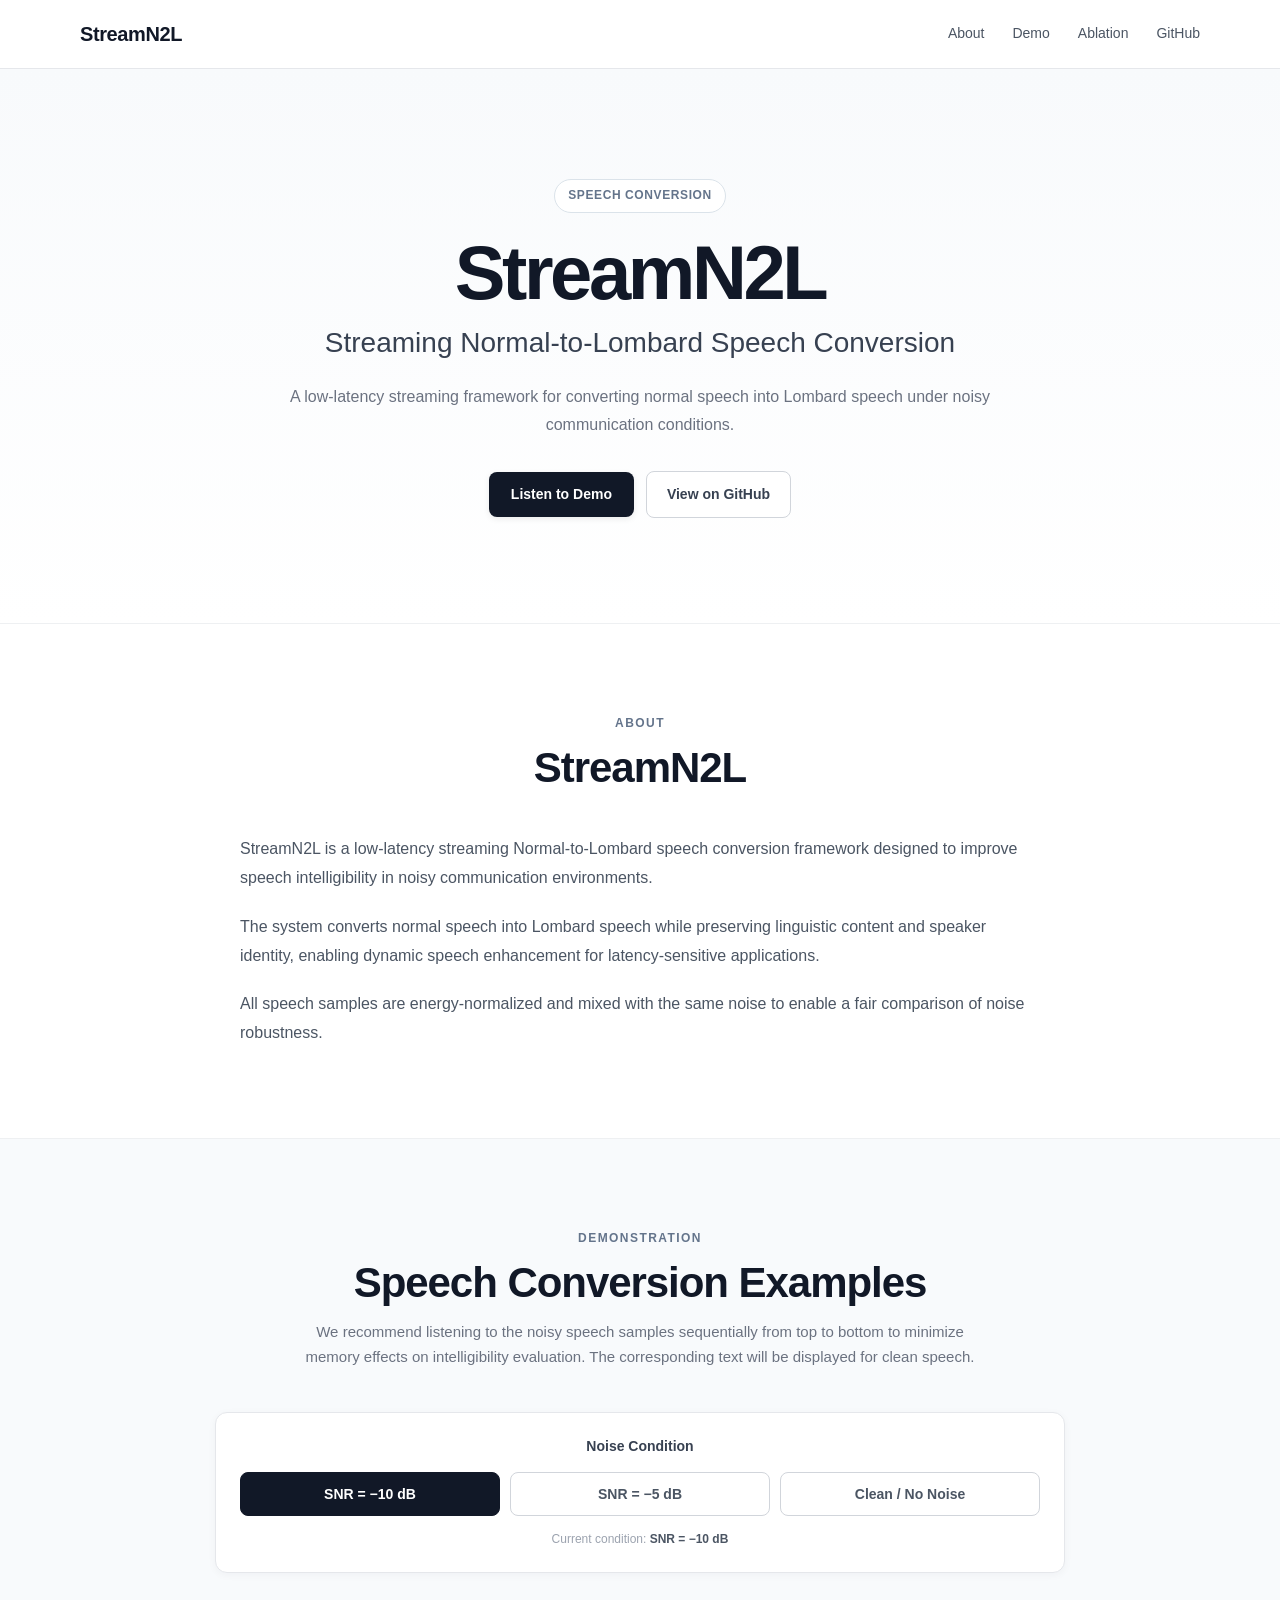
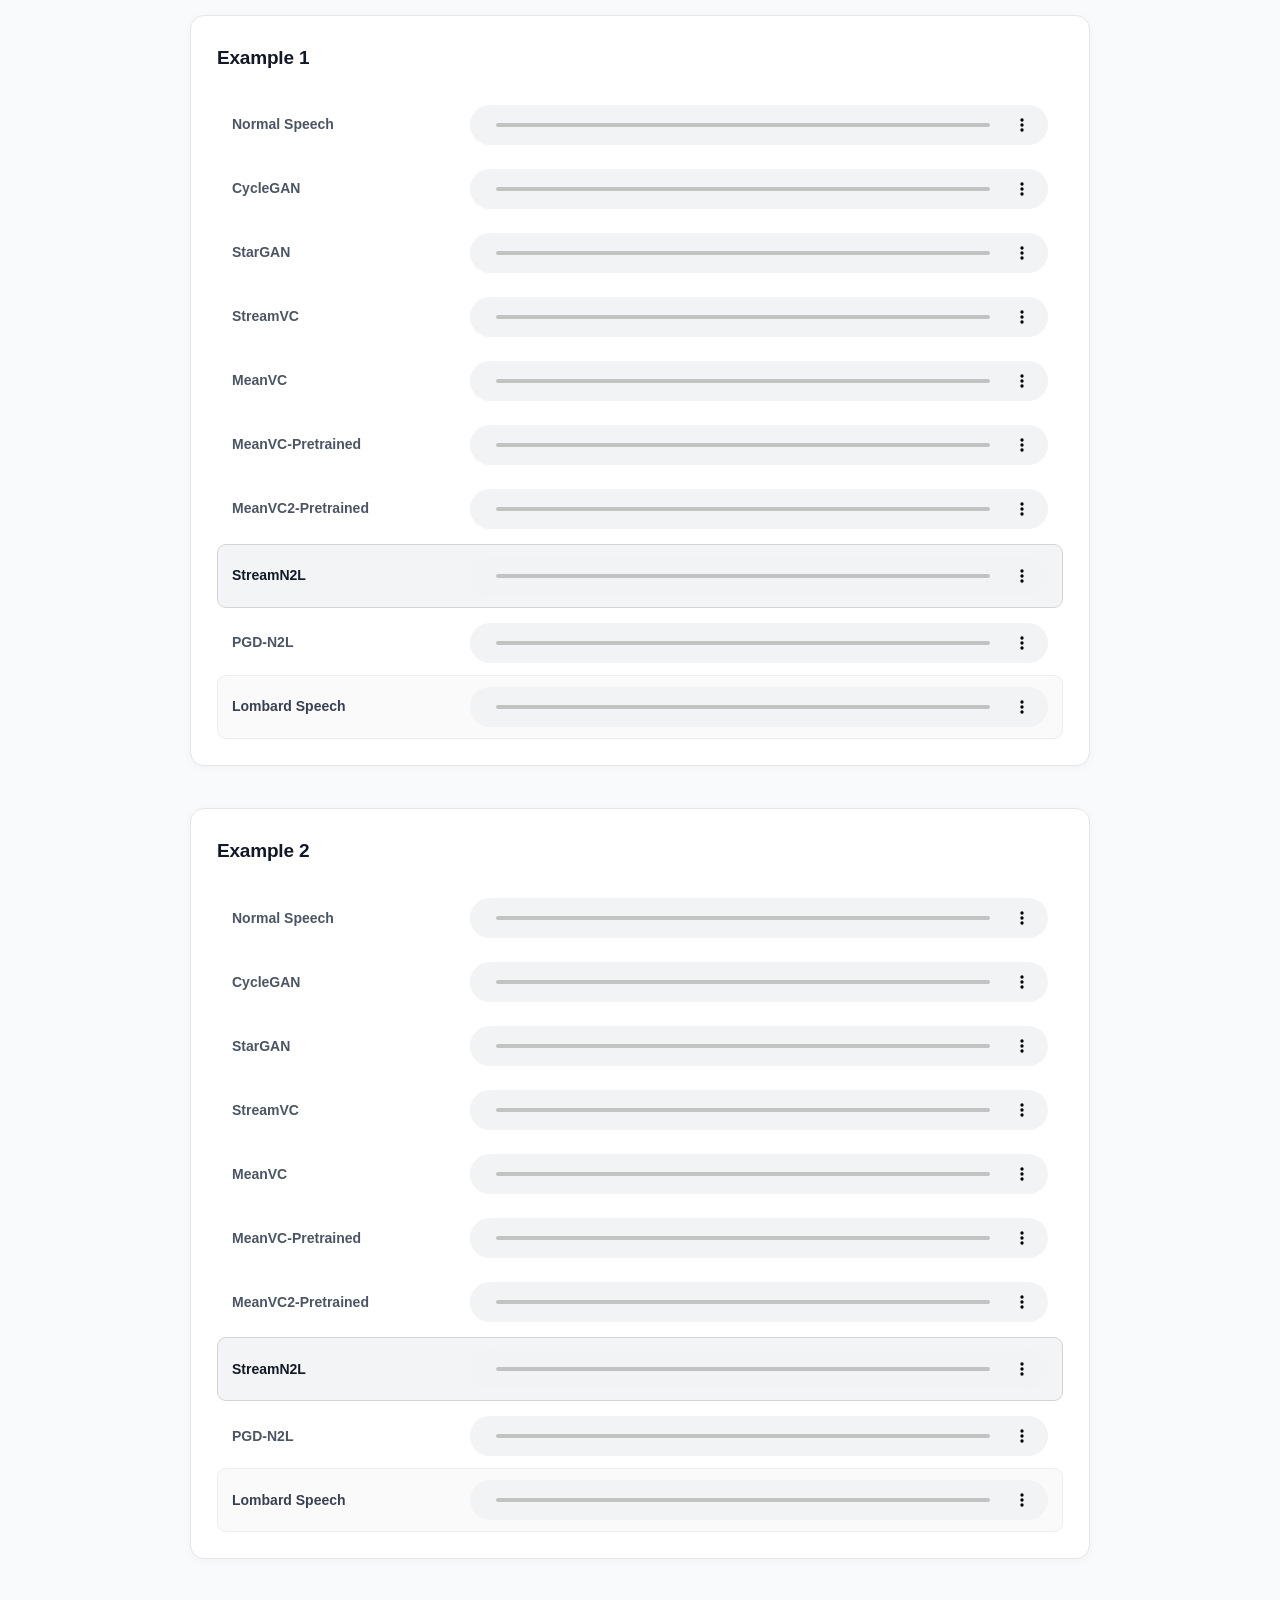
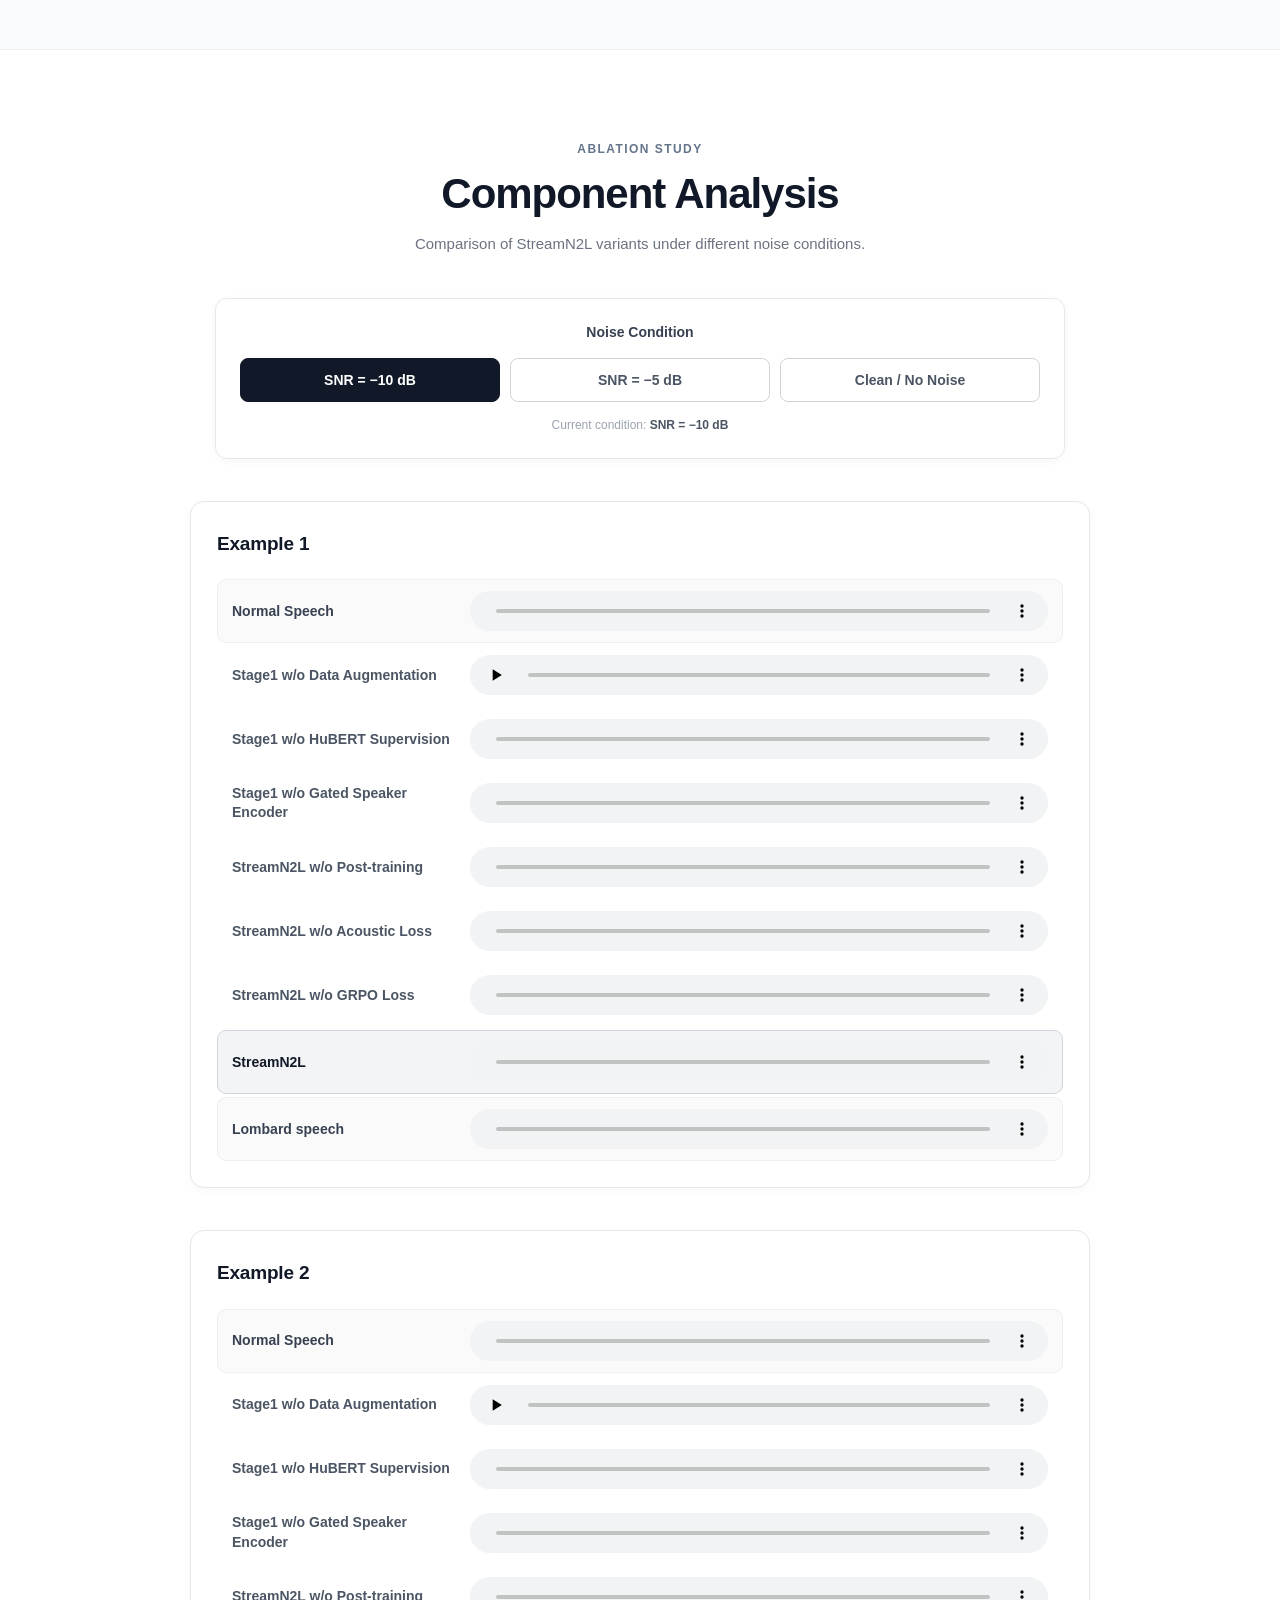
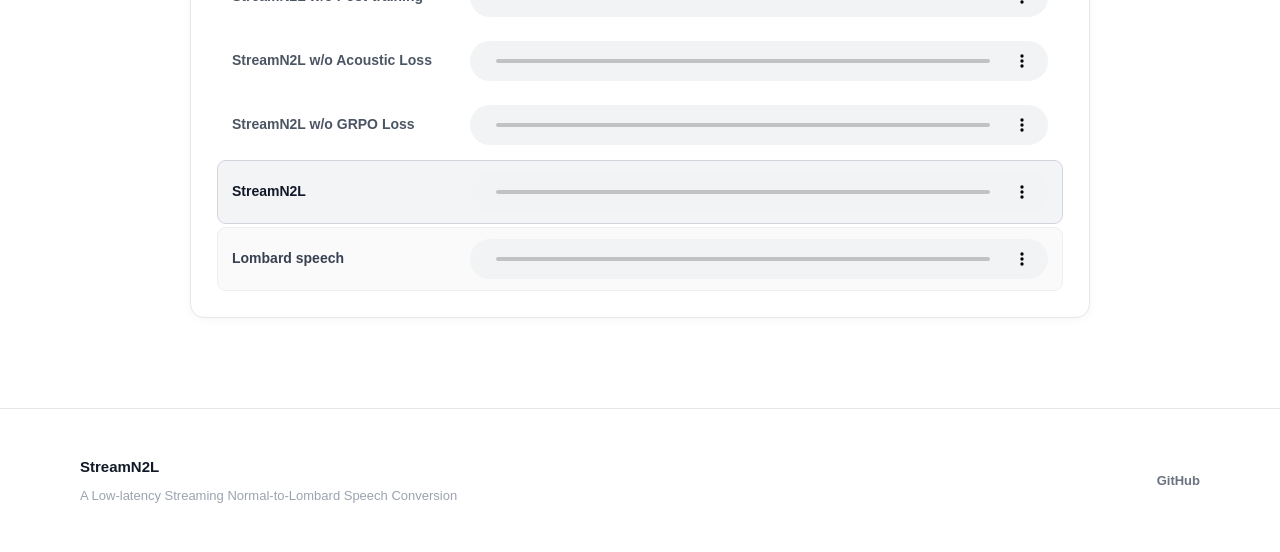
<file: demo/index.html>
<!DOCTYPE html>
<html lang="en">

<head>
    <meta charset="UTF-8">

    <meta
        name="viewport"
        content="width=device-width, initial-scale=1.0"
    >

    <meta
        name="description"
        content="StreamN2L: A Low-latency Streaming Normal-to-Lombard Speech Conversion"
    >

    <title>StreamN2L | Streaming Normal-to-Lombard Speech Conversion</title>

    <link
        rel="stylesheet"
        href="style.css"
    >
</head>


<body>

    <!-- ======================================================
         Navigation
         ====================================================== -->

    <nav class="navbar">

        <div class="nav-container">

            <a
                href="#top"
                class="nav-logo"
            >
                StreamN2L
            </a>


            <div class="nav-links">

                <a href="#about">
                    About
                </a>

                <a href="#demo">
                    Demo
                </a>

                <a href="#ablation">
                    Ablation
                </a>

                <a
                    href="https://github.com/WhiteChy/StreamN2L"
                    target="_blank"
                    rel="noopener noreferrer"
                >
                    GitHub
                </a>

            </div>

        </div>

    </nav>


    <!-- ======================================================
         Hero
         ====================================================== -->

    <header
        id="top"
        class="hero"
    >

        <div class="container hero-content">

            <div class="hero-badge">
                Speech Conversion
            </div>


            <h1>
                StreamN2L
            </h1>


            <p class="hero-subtitle">
                Streaming Normal-to-Lombard Speech Conversion
            </p>


            <p class="hero-description">
                A low-latency streaming framework for converting
                normal speech into Lombard speech under noisy
                communication conditions.
            </p>


            <div class="hero-buttons">

                <a
                    href="#demo"
                    class="btn btn-primary"
                >
                    Listen to Demo
                </a>


                <a
                    href="https://github.com/WhiteChy/StreamN2L"
                    target="_blank"
                    rel="noopener noreferrer"
                    class="btn btn-secondary"
                >
                    View on GitHub
                </a>

            </div>

        </div>

    </header>


    <!-- ======================================================
         Main content
         ====================================================== -->

    <main>


        <!-- ==================================================
             About
             ================================================== -->

        <section
            id="about"
            class="section"
        >

            <div class="container">

                <div class="section-header">

                    <span class="section-label">
                        About
                    </span>

                    <h2>
                        StreamN2L
                    </h2>

                </div>


                <div class="about-content">

                    <p>
                        StreamN2L is a low-latency streaming
                        Normal-to-Lombard speech conversion
                        framework designed to improve speech
                        intelligibility in noisy communication
                        environments.
                    </p>


                    <p>
                        The system converts normal speech into
                        Lombard speech while preserving linguistic
                        content and speaker identity, enabling
                        dynamic speech enhancement for
                        latency-sensitive applications.
                    </p>


                    <p>
                        All speech samples are energy-normalized
                        and mixed with the same noise to enable a
                        fair comparison of noise robustness.
                    </p>

                </div>

            </div>

        </section>


        <!-- ==================================================
             Main Demo
             ================================================== -->

        <section
            id="demo"
            class="section section-alt"
        >

            <div class="container">

                <div class="section-header">

                    <span class="section-label">
                        Demonstration
                    </span>

                    <h2>
                        Speech Conversion Examples
                    </h2>

                    <p>
                        We recommend listening to the noisy speech
                        samples sequentially from top to bottom to
                        minimize memory effects on intelligibility
                        evaluation. The corresponding text will be
                        displayed for clean speech.
                    </p>

                </div>


                <!-- ==========================================
                     Main SNR selector
                     ========================================== -->

                <div class="snr-control">

                    <div class="snr-title">
                        Noise Condition
                    </div>


                    <div class="snr-selector">

                        <button
                            type="button"
                            class="snr-btn active"
                            data-snr="-10"
                        >
                            SNR = −10 dB
                        </button>


                        <button
                            type="button"
                            class="snr-btn"
                            data-snr="-5"
                        >
                            SNR = −5 dB
                        </button>


                        <button
                            type="button"
                            class="snr-btn"
                            data-snr="clean"
                        >
                            Clean / No Noise
                        </button>

                    </div>


                    <div class="snr-current">
                        Current condition:
                        <span id="current-snr">
                            SNR = −10 dB
                        </span>
                    </div>

                </div>


                <!-- ==========================================
                     Main examples
                     ========================================== -->

                <div
                    id="examples-container"
                    class="examples-container"
                >
                    <!-- Generated by script.js -->
                </div>

            </div>

        </section>


        <!-- ==================================================
             Ablation Study
             ================================================== -->

        <section
            id="ablation"
            class="section"
        >

            <div class="container">

                <div class="section-header">

                    <span class="section-label">
                        Ablation Study
                    </span>

                    <h2>
                        Component Analysis
                    </h2>

                    <p>
                        Comparison of StreamN2L variants under
                        different noise conditions.
                    </p>

                </div>


                <!-- ==========================================
                     Ablation SNR selector
                     ========================================== -->

                <div class="snr-control">

                    <div class="snr-title">
                        Noise Condition
                    </div>


                    <div class="snr-selector">

                        <button
                            type="button"
                            class="snr-btn active"
                            data-ablation-snr="-10"
                        >
                            SNR = −10 dB
                        </button>


                        <button
                            type="button"
                            class="snr-btn"
                            data-ablation-snr="-5"
                        >
                            SNR = −5 dB
                        </button>


                        <button
                            type="button"
                            class="snr-btn"
                            data-ablation-snr="clean"
                        >
                            Clean / No Noise
                        </button>

                    </div>


                    <div class="snr-current">
                        Current condition:
                        <span id="current-ablation-snr">
                            SNR = −10 dB
                        </span>
                    </div>

                </div>


                <!-- ==========================================
                     Ablation examples
                     ========================================== -->

                <div
                    id="ablation-container"
                    class="examples-container"
                >
                    <!-- Generated by script.js -->
                </div>

            </div>

        </section>


    </main>


    <!-- ======================================================
         Footer
         ====================================================== -->

    <footer class="footer">

        <div class="container footer-content">

            <div>

                <strong>
                    StreamN2L
                </strong>

                <p>
                    A Low-latency Streaming
                    Normal-to-Lombard Speech Conversion
                </p>

            </div>


            <div class="footer-links">

                <a
                    href="https://github.com/WhiteChy/StreamN2L"
                    target="_blank"
                    rel="noopener noreferrer"
                >
                    GitHub
                </a>

            </div>

        </div>

    </footer>


    <!-- ======================================================
         JavaScript
         ====================================================== -->

    <script src="script.js"></script>

</body>

</html>
</file>
<file: demo/style.css>
/* ============================================================
   StreamN2L Demo
   ============================================================ */


/* ============================================================
   Global
   ============================================================ */

* {
    box-sizing: border-box;
    margin: 0;
    padding: 0;
}

html {
    scroll-behavior: smooth;
}

body {
    font-family:
        -apple-system,
        BlinkMacSystemFont,
        "Segoe UI",
        Roboto,
        Helvetica,
        Arial,
        sans-serif;

    color: #1f2937;
    background: #ffffff;

    line-height: 1.65;
}

a {
    color: inherit;
    text-decoration: none;
}

button,
audio {
    font-family: inherit;
}


/* ============================================================
   Container
   ============================================================ */

.container {
    width: min(1120px, calc(100% - 40px));
    margin: 0 auto;
}


/* ============================================================
   Navigation
   ============================================================ */

.navbar {
    position: sticky;
    top: 0;
    z-index: 1000;

    width: 100%;

    background: rgba(255, 255, 255, 0.94);

    border-bottom: 1px solid #e5e7eb;

    backdrop-filter: blur(12px);
    -webkit-backdrop-filter: blur(12px);
}

.nav-container {
    width: min(1120px, calc(100% - 40px));
    height: 68px;

    margin: 0 auto;

    display: flex;
    align-items: center;
    justify-content: space-between;
}

.nav-logo {
    font-size: 20px;
    font-weight: 750;
    letter-spacing: -0.02em;

    color: #111827;
}

.nav-links {
    display: flex;
    align-items: center;
    gap: 28px;
}

.nav-links a {
    font-size: 14px;
    font-weight: 500;

    color: #4b5563;

    transition:
        color 0.2s ease,
        opacity 0.2s ease;
}

.nav-links a:hover {
    color: #111827;
}


/* ============================================================
   Hero
   ============================================================ */

.hero {
    padding: 110px 0 105px;

    background:
        linear-gradient(
            180deg,
            #f8fafc 0%,
            #ffffff 100%
        );

    border-bottom: 1px solid #eef0f2;
}

.hero-content {
    text-align: center;
}

.hero-badge {
    display: inline-block;

    margin-bottom: 20px;
    padding: 6px 13px;

    border: 1px solid #dbe3ea;
    border-radius: 999px;

    background: #ffffff;

    color: #64748b;

    font-size: 12px;
    font-weight: 650;
    letter-spacing: 0.05em;
    text-transform: uppercase;
}

.hero h1 {
    margin-bottom: 12px;

    color: #111827;

    font-size: clamp(48px, 7vw, 76px);
    line-height: 1.05;
    letter-spacing: -0.045em;
    font-weight: 800;
}

.hero-subtitle {
    margin-bottom: 22px;

    color: #374151;

    font-size: clamp(20px, 3vw, 28px);
    line-height: 1.3;
    font-weight: 500;
}

.hero-description {
    width: min(720px, 100%);
    margin: 0 auto 32px;

    color: #6b7280;

    font-size: 16px;
    line-height: 1.75;
}

.hero-buttons {
    display: flex;
    justify-content: center;
    align-items: center;

    gap: 12px;
}

.btn {
    display: inline-flex;
    align-items: center;
    justify-content: center;

    min-width: 145px;

    padding: 11px 20px;

    border-radius: 8px;

    font-size: 14px;
    font-weight: 650;

    transition:
        transform 0.2s ease,
        box-shadow 0.2s ease,
        background 0.2s ease;
}

.btn:hover {
    transform: translateY(-1px);
}

.btn-primary {
    background: #111827;
    color: #ffffff;

    box-shadow:
        0 2px 6px rgba(0, 0, 0, 0.08);
}

.btn-primary:hover {
    background: #1f2937;

    box-shadow:
        0 5px 14px rgba(0, 0, 0, 0.12);
}

.btn-secondary {
    border: 1px solid #d1d5db;

    background: #ffffff;
    color: #374151;
}

.btn-secondary:hover {
    background: #f9fafb;
}


/* ============================================================
   Sections
   ============================================================ */

.section {
    padding: 90px 0;
}

.section-alt {
    background: #f8fafc;

    border-top: 1px solid #eef0f2;
    border-bottom: 1px solid #eef0f2;
}

.section-header {
    margin-bottom: 42px;

    text-align: center;
}

.section-label {
    display: block;

    margin-bottom: 9px;

    color: #64748b;

    font-size: 12px;
    font-weight: 700;

    letter-spacing: 0.12em;
    text-transform: uppercase;
}

.section-header h2 {
    margin-bottom: 12px;

    color: #111827;

    font-size: clamp(30px, 4vw, 42px);
    line-height: 1.2;

    letter-spacing: -0.025em;
}

.section-header p {
    width: min(700px, 100%);
    margin: 0 auto;

    color: #6b7280;

    font-size: 15px;
}


/* ============================================================
   About
   ============================================================ */

.about-content {
    width: min(800px, 100%);
    margin: 0 auto;
}

.about-content p {
    margin-bottom: 20px;

    color: #4b5563;

    font-size: 16px;
    line-height: 1.8;
}

.about-content p:last-child {
    margin-bottom: 0;
}


/* ============================================================
   SNR Control
   ============================================================ */

.snr-control {
    width: min(850px, 100%);

    margin: 0 auto 42px;

    padding: 22px 24px;

    border: 1px solid #e5e7eb;
    border-radius: 12px;

    background: #ffffff;

    box-shadow:
        0 2px 8px rgba(15, 23, 42, 0.04);
}

.snr-title {
    margin-bottom: 14px;

    color: #374151;

    font-size: 14px;
    font-weight: 700;

    text-align: center;
}

.snr-selector {
    display: grid;

    grid-template-columns:
        repeat(3, minmax(0, 1fr));

    gap: 10px;
}

.snr-btn {
    min-height: 44px;

    padding: 10px 14px;

    border: 1px solid #d1d5db;
    border-radius: 8px;

    background: #ffffff;

    color: #4b5563;

    font-size: 14px;
    font-weight: 600;

    cursor: pointer;

    transition:
        background 0.2s ease,
        color 0.2s ease,
        border-color 0.2s ease,
        transform 0.15s ease;
}

.snr-btn:hover {
    border-color: #9ca3af;

    background: #f9fafb;

    color: #111827;
}

.snr-btn:active {
    transform: translateY(1px);
}

.snr-btn.active {
    border-color: #111827;

    background: #111827;

    color: #ffffff;
}

.snr-current {
    margin-top: 14px;

    color: #9ca3af;

    font-size: 12px;

    text-align: center;
}

.snr-current span {
    color: #4b5563;

    font-weight: 650;
}


/* ============================================================
   Examples
   ============================================================ */

.examples-container {
    width: min(900px, 100%);
    margin: 0 auto;
}

.example-block {
    margin-bottom: 42px;

    padding: 26px;

    border: 1px solid #e5e7eb;
    border-radius: 14px;

    background: #ffffff;

    box-shadow:
        0 2px 10px rgba(15, 23, 42, 0.035);
}

.example-block:last-child {
    margin-bottom: 0;
}

.example-title {
    margin-bottom: 20px;

    color: #111827;

    font-size: 19px;
    font-weight: 700;

    letter-spacing: -0.01em;
}


/* ============================================================
   Transcript
   ============================================================ */

.transcript {
    margin: -8px 0 20px;

    padding: 12px 16px;

    border-left: 3px solid #d1d5db;

    background: #f9fafb;

    color: #6b7280;

    font-size: 14px;
    line-height: 1.6;
}

.example-transcript {
    margin: 18px 0 0;

    padding: 12px 16px;

    border-left: 3px solid #d1d5db;

    background: #f9fafb;

    line-height: 1.6;
}

.transcript-chinese {
    color: #6b7280;

    font-size: 14px;
}

.transcript-english {
    color: #111827;

    font-size: 14px;
    font-weight: 600;
}


/* ============================================================
   Audio Item
   ============================================================ */

.audio-item {
    display: grid;

    grid-template-columns:
        220px minmax(0, 1fr);

    align-items: center;

    gap: 18px;

    min-height: 64px;

    padding: 11px 14px;

    border: 1px solid transparent;
    border-radius: 9px;

    transition:
        background 0.2s ease,
        border-color 0.2s ease;
}

.audio-item:hover {
    background: #f9fafb;

    border-color: #f0f1f3;
}

.audio-name {
    color: #4b5563;

    font-size: 14px;
    font-weight: 550;

    line-height: 1.4;
}

.audio-control {
    min-width: 0;
}

.audio-control audio {
    display: block;

    width: 100%;
    height: 40px;
}


/* ============================================================
   StreamN2L Highlight
   ============================================================ */

.audio-item.ours {
    margin-top: 3px;
    margin-bottom: 3px;

    border-color: #d1d5db;

    background: #f3f4f6;
}

.audio-item.ours:hover {
    background: #e5e7eb;
}

.audio-item.ours .audio-name {
    color: #111827;

    font-weight: 750;
}


/* ============================================================
   Reference Audio
   ============================================================ */

.audio-item.reference {
    background: #fafafa;

    border-color: #eeeeee;
}

.audio-item.reference:hover {
    background: #f5f5f5;
}

.audio-item.reference .audio-name {
    color: #374151;

    font-weight: 650;
}


/* ============================================================
   Missing Audio
   ============================================================ */

.audio-missing {
    display: none;
}


/* ============================================================
   Footer
   ============================================================ */

.footer {
    padding: 45px 0;

    border-top: 1px solid #e5e7eb;

    background: #ffffff;
}

.footer-content {
    display: flex;

    align-items: center;
    justify-content: space-between;

    gap: 30px;
}

.footer strong {
    color: #111827;

    font-size: 15px;
}

.footer p {
    margin-top: 5px;

    color: #9ca3af;

    font-size: 13px;
}

.footer-links a {
    color: #6b7280;

    font-size: 13px;
    font-weight: 600;
}

.footer-links a:hover {
    color: #111827;
}


/* ============================================================
   Focus states
   ============================================================ */

button:focus-visible,
a:focus-visible {
    outline: 2px solid #6b7280;
    outline-offset: 3px;
}


/* ============================================================
   Responsive: Tablet
   ============================================================ */

@media (max-width: 800px) {

    .container {
        width: min(100% - 32px, 700px);
    }

    .nav-container {
        width: min(100% - 32px, 700px);
    }

    .nav-container {
        height: 62px;
    }

    .nav-links {
        gap: 18px;
    }

    .nav-links a {
        font-size: 13px;
    }

    .hero {
        padding: 85px 0 80px;
    }

    .section {
        padding: 70px 0;
    }

    .snr-selector {
        grid-template-columns:
            repeat(3, minmax(0, 1fr));
    }

    .example-block {
        padding: 20px;
    }

    .audio-item {
        grid-template-columns:
            180px minmax(0, 1fr);

        gap: 14px;
    }

}


/* ============================================================
   Responsive: Mobile
   ============================================================ */

@media (max-width: 600px) {

    .container {
        width: calc(100% - 28px);
    }

    .nav-container {
        width: calc(100% - 28px);
    }

    .nav-logo {
        font-size: 18px;
    }

    .nav-links {
        gap: 12px;
    }

    .nav-links a {
        font-size: 12px;
    }

    .nav-links a:nth-child(3) {
        display: none;
    }

    .hero {
        padding: 70px 0 65px;
    }

    .hero h1 {
        font-size: 48px;
    }

    .hero-subtitle {
        font-size: 19px;
    }

    .hero-description {
        font-size: 14px;
    }

    .hero-buttons {
        flex-direction: column;

        width: 100%;
    }

    .btn {
        width: min(260px, 100%);
    }

    .section {
        padding: 60px 0;
    }

    .section-header {
        margin-bottom: 30px;
    }

    .section-header h2 {
        font-size: 30px;
    }

    .about-content p {
        font-size: 15px;
    }

    .snr-control {
        padding: 18px;
    }

    .snr-selector {
        grid-template-columns: 1fr;
    }

    .snr-btn {
        min-height: 42px;
    }

    .example-block {
        padding: 16px;

        border-radius: 11px;
    }

    .example-title {
        font-size: 18px;
    }

    .audio-item {
        grid-template-columns: 1fr;

        gap: 7px;

        padding: 12px 10px;
    }

    .audio-name {
        font-size: 13px;
    }

    .audio-control audio {
        height: 38px;
    }

    .footer-content {
        flex-direction: column;

        align-items: flex-start;
    }

}


/* ============================================================
   Responsive: Small Mobile
   ============================================================ */

@media (max-width: 400px) {

    .nav-links {
        gap: 9px;
    }

    .nav-links a {
        font-size: 11px;
    }

    .hero h1 {
        font-size: 42px;
    }

    .hero-subtitle {
        font-size: 18px;
    }

}
</file>
